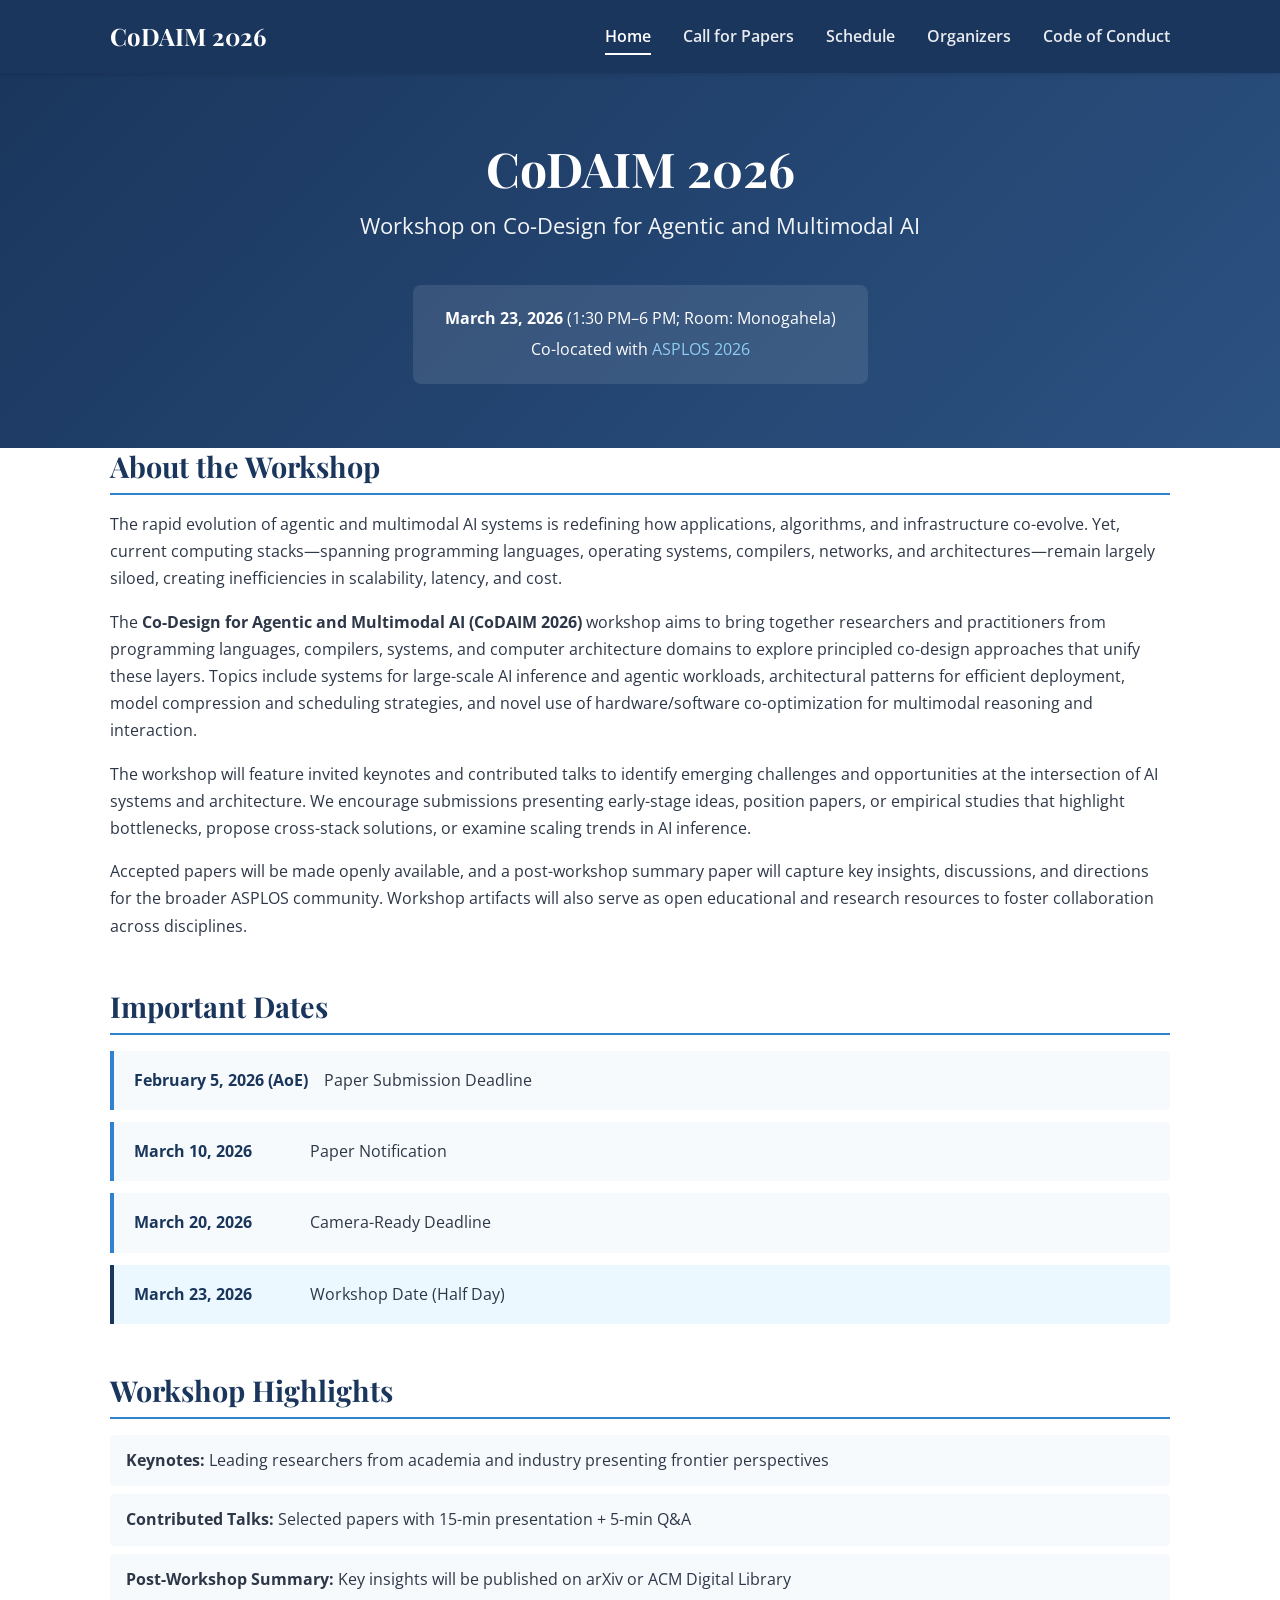
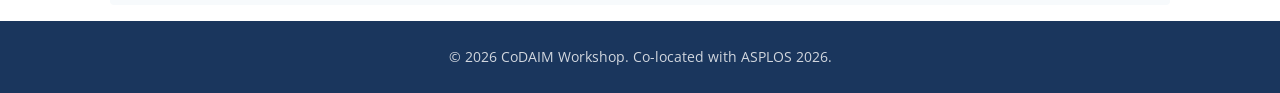
<file: index.html>
<!DOCTYPE html>
<html lang="en">
<head>
    <meta charset="UTF-8">
    <meta name="viewport" content="width=device-width, initial-scale=1.0">
    <title>CoDAIM 2026 - Workshop on Co-Design for Agentic and Multimodal AI</title>
    <link rel="stylesheet" href="css/style.css">
    <link rel="preconnect" href="https://fonts.googleapis.com">
    <link rel="preconnect" href="https://fonts.gstatic.com" crossorigin>
    <link href="https://fonts.googleapis.com/css2?family=Open+Sans:wght@400;600;700&family=Playfair+Display:wght@700&display=swap" rel="stylesheet">
</head>
<body>
    <header>
        <nav class="navbar">
            <div class="container">
                <a href="index.html" class="logo">CoDAIM 2026</a>
                <button class="nav-toggle" aria-label="Toggle navigation">
                    <span></span>
                    <span></span>
                    <span></span>
                </button>
                <ul class="nav-menu">
                    <li><a href="index.html" class="active">Home</a></li>
                    <li><a href="cfp.html">Call for Papers</a></li>
                    <li><a href="schedule.html">Schedule</a></li>
                    <li><a href="organizers.html">Organizers</a></li>
                    <li><a href="conduct.html">Code of Conduct</a></li>
                </ul>
            </div>
        </nav>
    </header>

    <section class="hero">
        <div class="container">
            <h1>CoDAIM 2026</h1>
            <p class="subtitle">Workshop on Co-Design for Agentic and Multimodal AI</p>
            <div class="event-info">
                <p><strong>March 23, 2026</strong> (1:30 PM&ndash;6 PM; Room: Monogahela)</p>
                <p>Co-located with <a href="https://www.asplos-conference.org/" target="_blank">ASPLOS 2026</a></p>
            </div>
        </div>
    </section>

    <main class="container">
        <section class="content-section">
            <h2>About the Workshop</h2>
            <p>The rapid evolution of agentic and multimodal AI systems is redefining how applications, algorithms, and infrastructure co-evolve. Yet, current computing stacks—spanning programming languages, operating systems, compilers, networks, and architectures—remain largely siloed, creating inefficiencies in scalability, latency, and cost.</p>
            <p>The <strong>Co-Design for Agentic and Multimodal AI (CoDAIM 2026)</strong> workshop aims to bring together researchers and practitioners from programming languages, compilers, systems, and computer architecture domains to explore principled co-design approaches that unify these layers. Topics include systems for large-scale AI inference and agentic workloads, architectural patterns for efficient deployment, model compression and scheduling strategies, and novel use of hardware/software co-optimization for multimodal reasoning and interaction.</p>
            <p>The workshop will feature invited keynotes and contributed talks to identify emerging challenges and opportunities at the intersection of AI systems and architecture. We encourage submissions presenting early-stage ideas, position papers, or empirical studies that highlight bottlenecks, propose cross-stack solutions, or examine scaling trends in AI inference.</p>
            <p>Accepted papers will be made openly available, and a post-workshop summary paper will capture key insights, discussions, and directions for the broader ASPLOS community. Workshop artifacts will also serve as open educational and research resources to foster collaboration across disciplines.</p>
        </section>

        <section class="content-section dates-section">
            <h2>Important Dates</h2>
            <div class="dates-grid">
                <div class="date-item">
                    <span class="date">February 5, 2026 (AoE)</span>
                    <span class="event">Paper Submission Deadline</span>
                </div>
                <div class="date-item">
                    <span class="date">March 10, 2026</span>
                    <span class="event">Paper Notification</span>
                </div>
                <div class="date-item">
                    <span class="date">March 20, 2026</span>
                    <span class="event">Camera-Ready Deadline</span>
                </div>
                <div class="date-item highlight">
                    <span class="date">March 23, 2026</span>
                    <span class="event">Workshop Date (Half Day)</span>
                </div>
            </div>
        </section>

        <section class="content-section">
            <h2>Workshop Highlights</h2>
            <ul class="highlights-list">
                <li><strong>Keynotes:</strong> Leading researchers from academia and industry presenting frontier perspectives</li>
                <li><strong>Contributed Talks:</strong> Selected papers with 15-min presentation + 5-min Q&A</li>
                <li><strong>Post-Workshop Summary:</strong> Key insights will be published on arXiv or ACM Digital Library</li>
            </ul>
        </section>
    </main>

    <footer>
        <div class="container">
            <p>&copy; 2026 CoDAIM Workshop. Co-located with ASPLOS 2026.</p>
        </div>
    </footer>

    <script>
        // Mobile navigation toggle
        const navToggle = document.querySelector('.nav-toggle');
        const navMenu = document.querySelector('.nav-menu');

        navToggle.addEventListener('click', () => {
            navMenu.classList.toggle('active');
            navToggle.classList.toggle('active');
        });
    </script>
</body>
</html>
</file>
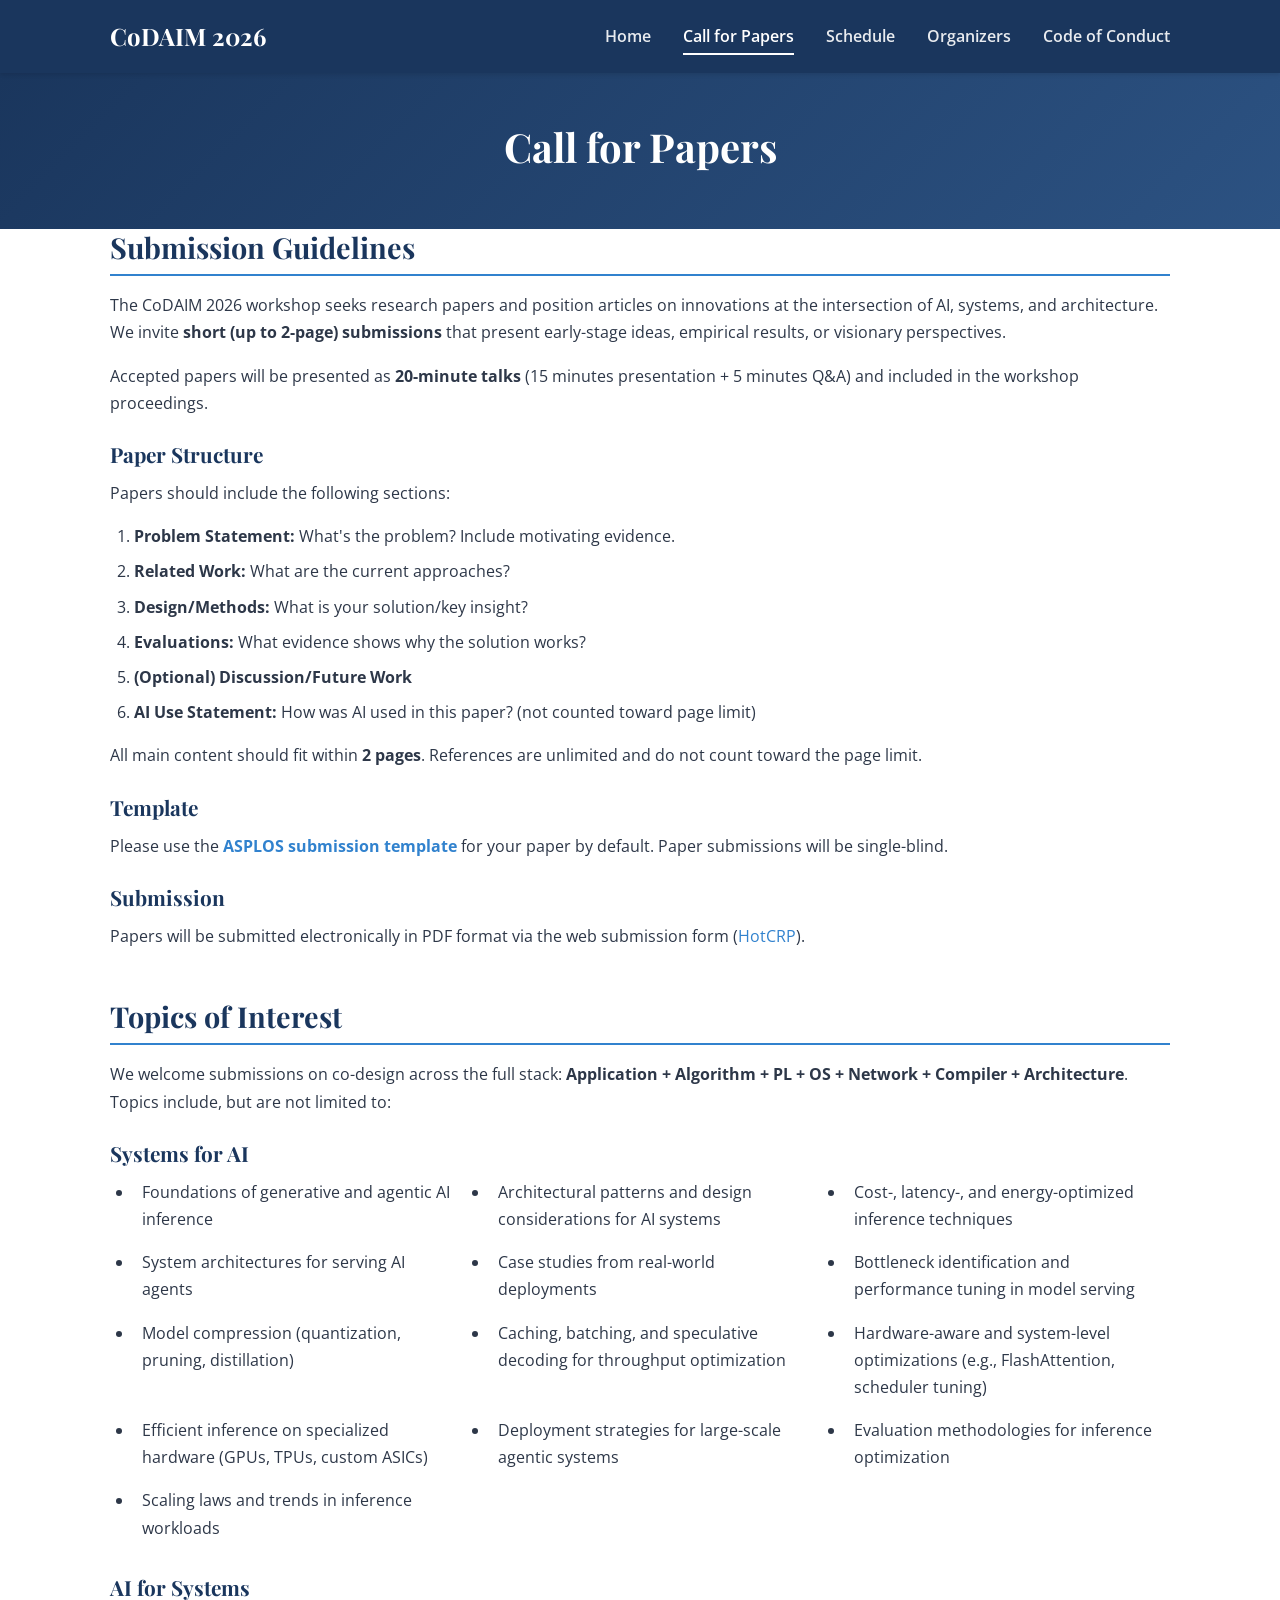
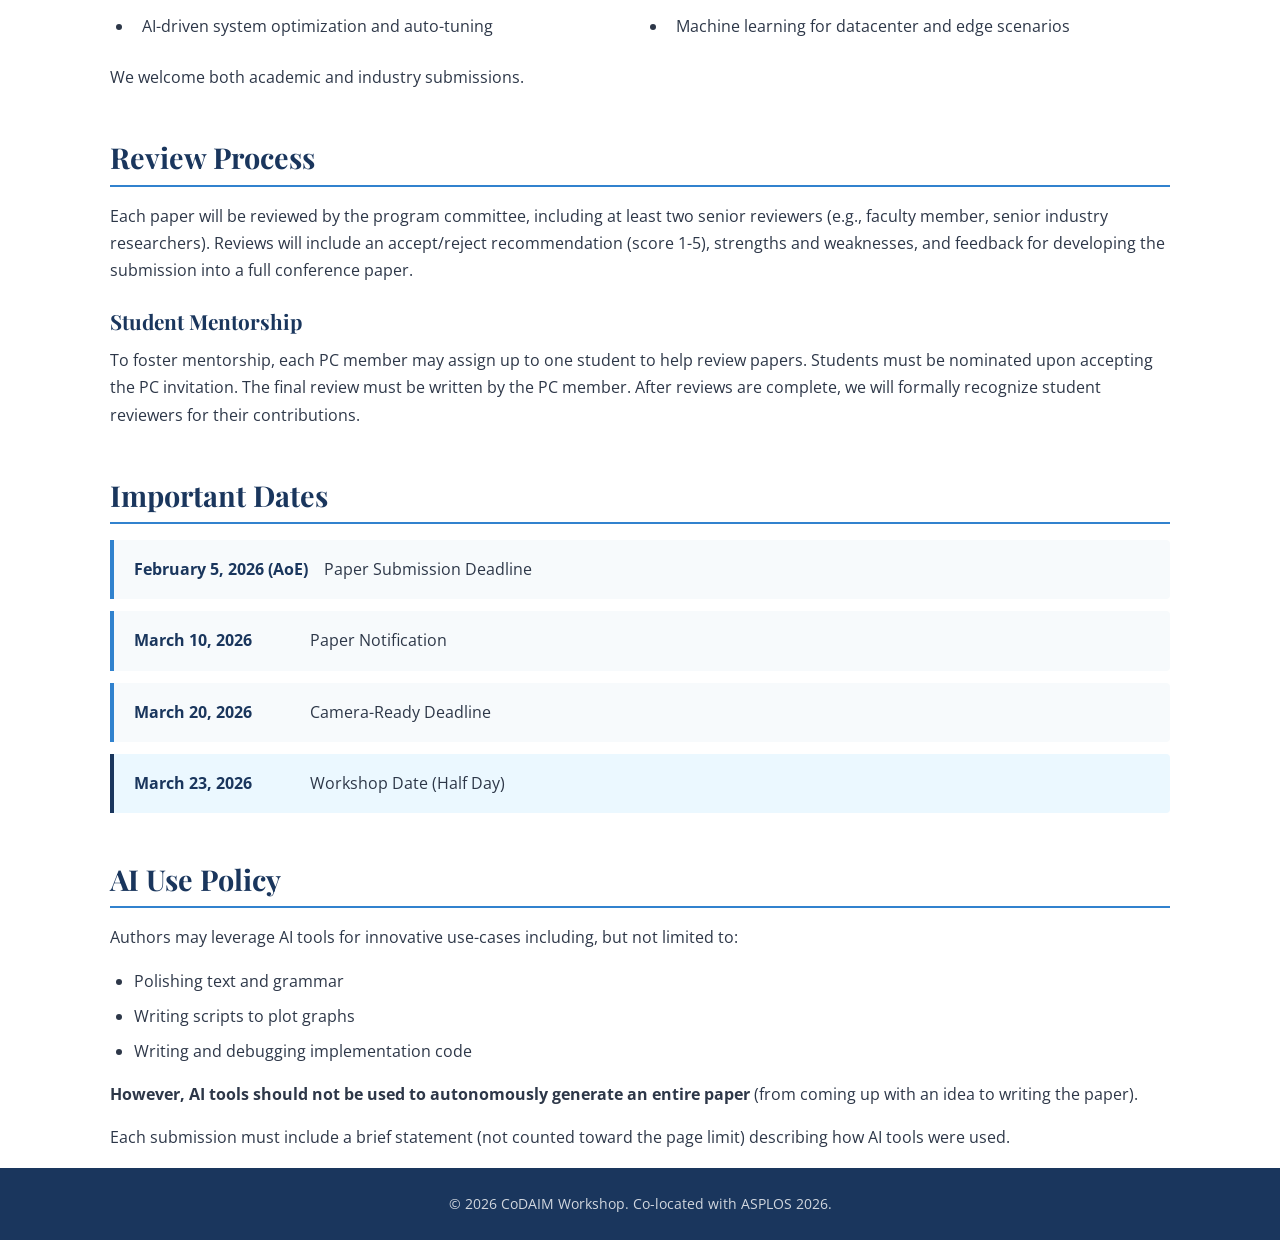
<file: cfp.html>
<!DOCTYPE html>
<html lang="en">
<head>
    <meta charset="UTF-8">
    <meta name="viewport" content="width=device-width, initial-scale=1.0">
    <title>Call for Papers - CoDAIM 2026</title>
    <link rel="stylesheet" href="css/style.css">
    <link rel="preconnect" href="https://fonts.googleapis.com">
    <link rel="preconnect" href="https://fonts.gstatic.com" crossorigin>
    <link href="https://fonts.googleapis.com/css2?family=Open+Sans:wght@400;600;700&family=Playfair+Display:wght@700&display=swap" rel="stylesheet">
</head>
<body>
    <header>
        <nav class="navbar">
            <div class="container">
                <a href="index.html" class="logo">CoDAIM 2026</a>
                <button class="nav-toggle" aria-label="Toggle navigation">
                    <span></span>
                    <span></span>
                    <span></span>
                </button>
                <ul class="nav-menu">
                    <li><a href="index.html">Home</a></li>
                    <li><a href="cfp.html" class="active">Call for Papers</a></li>
                    <li><a href="schedule.html">Schedule</a></li>
                    <li><a href="organizers.html">Organizers</a></li>
                    <li><a href="conduct.html">Code of Conduct</a></li>
                </ul>
            </div>
        </nav>
    </header>

    <section class="page-header">
        <div class="container">
            <h1>Call for Papers</h1>
        </div>
    </section>

    <main class="container">
        <section class="content-section">
            <h2>Submission Guidelines</h2>
            <p>The CoDAIM 2026 workshop seeks research papers and position articles on innovations at the intersection of AI, systems, and architecture. We invite <strong>short (up to 2-page) submissions</strong> that present early-stage ideas, empirical results, or visionary perspectives.</p>
            <p>Accepted papers will be presented as <strong>20-minute talks</strong> (15 minutes presentation + 5 minutes Q&A) and included in the workshop proceedings.</p>

            <h3>Paper Structure</h3>
            <p>Papers should include the following sections:</p>
            <ol>
                <li><strong>Problem Statement:</strong> What's the problem? Include motivating evidence.</li>
                <li><strong>Related Work:</strong> What are the current approaches?</li>
                <li><strong>Design/Methods:</strong> What is your solution/key insight?</li>
                <li><strong>Evaluations:</strong> What evidence shows why the solution works?</li>
                <li><strong>(Optional) Discussion/Future Work</strong></li>
                <li><strong>AI Use Statement:</strong> How was AI used in this paper? (not counted toward page limit)</li>
            </ol>
            <p>All main content should fit within <strong>2 pages</strong>. References are unlimited and do not count toward the page limit.</p>

            <h3>Template</h3>
            <p>Please use the <a href="https://asplos-conference.org/submissions/" target="_blank"><strong>ASPLOS submission template</strong></a> for your paper by default. Paper submissions will be single-blind.</p>

            <h3>Submission</h3>
            <p>Papers will be submitted electronically in PDF format via the web submission form (<a href="https://codaim26.hotcrp.com" target="_blank">HotCRP</a>).</p>
        </section>

        <section class="content-section">
            <h2>Topics of Interest</h2>
            <p>We welcome submissions on co-design across the full stack: <strong>Application + Algorithm + PL + OS + Network + Compiler + Architecture</strong>. Topics include, but are not limited to:</p>

            <h3>Systems for AI</h3>
            <ul class="topics-list">
                <li>Foundations of generative and agentic AI inference</li>
                <li>Architectural patterns and design considerations for AI systems</li>
                <li>Cost-, latency-, and energy-optimized inference techniques</li>
                <li>System architectures for serving AI agents</li>
                <li>Case studies from real-world deployments</li>
                <li>Bottleneck identification and performance tuning in model serving</li>
                <li>Model compression (quantization, pruning, distillation)</li>
                <li>Caching, batching, and speculative decoding for throughput optimization</li>
                <li>Hardware-aware and system-level optimizations (e.g., FlashAttention, scheduler tuning)</li>
                <li>Efficient inference on specialized hardware (GPUs, TPUs, custom ASICs)</li>
                <li>Deployment strategies for large-scale agentic systems</li>
                <li>Evaluation methodologies for inference optimization</li>
                <li>Scaling laws and trends in inference workloads</li>
            </ul>

            <h3>AI for Systems</h3>
            <ul class="topics-list">
                <li>AI-driven system optimization and auto-tuning</li>
                <li>Machine learning for datacenter and edge scenarios</li>
            </ul>
            <p>We welcome both academic and industry submissions.</p>
        </section>

        <section class="content-section">
            <h2>Review Process</h2>
            <p>Each paper will be reviewed by the program committee, including at least two senior reviewers (e.g., faculty member, senior industry researchers). Reviews will include an accept/reject recommendation (score 1-5), strengths and weaknesses, and feedback for developing the submission into a full conference paper.</p>

            <h3>Student Mentorship</h3>
            <p>To foster mentorship, each PC member may assign up to one student to help review papers. Students must be nominated upon accepting the PC invitation. The final review must be written by the PC member. After reviews are complete, we will formally recognize student reviewers for their contributions.</p>
        </section>

        <section class="content-section dates-section">
            <h2>Important Dates</h2>
            <div class="dates-grid">
                <div class="date-item">
                    <span class="date">February 5, 2026 (AoE)</span>
                    <span class="event">Paper Submission Deadline</span>
                </div>
                <div class="date-item">
                    <span class="date">March 10, 2026</span>
                    <span class="event">Paper Notification</span>
                </div>
                <div class="date-item">
                    <span class="date">March 20, 2026</span>
                    <span class="event">Camera-Ready Deadline</span>
                </div>
                <div class="date-item highlight">
                    <span class="date">March 23, 2026</span>
                    <span class="event">Workshop Date (Half Day)</span>
                </div>
            </div>
        </section>

        <section class="content-section">
            <h2>AI Use Policy</h2>
            <p>Authors may leverage AI tools for innovative use-cases including, but not limited to:</p>
            <ul>
                <li>Polishing text and grammar</li>
                <li>Writing scripts to plot graphs</li>
                <li>Writing and debugging implementation code</li>
            </ul>
            <p><strong>However, AI tools should not be used to autonomously generate an entire paper</strong> (from coming up with an idea to writing the paper).</p>
            <p>Each submission must include a brief statement (not counted toward the page limit) describing how AI tools were used.</p>
        </section>
    </main>

    <footer>
        <div class="container">
            <p>&copy; 2026 CoDAIM Workshop. Co-located with ASPLOS 2026.</p>
        </div>
    </footer>

    <script>
        const navToggle = document.querySelector('.nav-toggle');
        const navMenu = document.querySelector('.nav-menu');
        navToggle.addEventListener('click', () => {
            navMenu.classList.toggle('active');
            navToggle.classList.toggle('active');
        });
    </script>
</body>
</html>
</file>
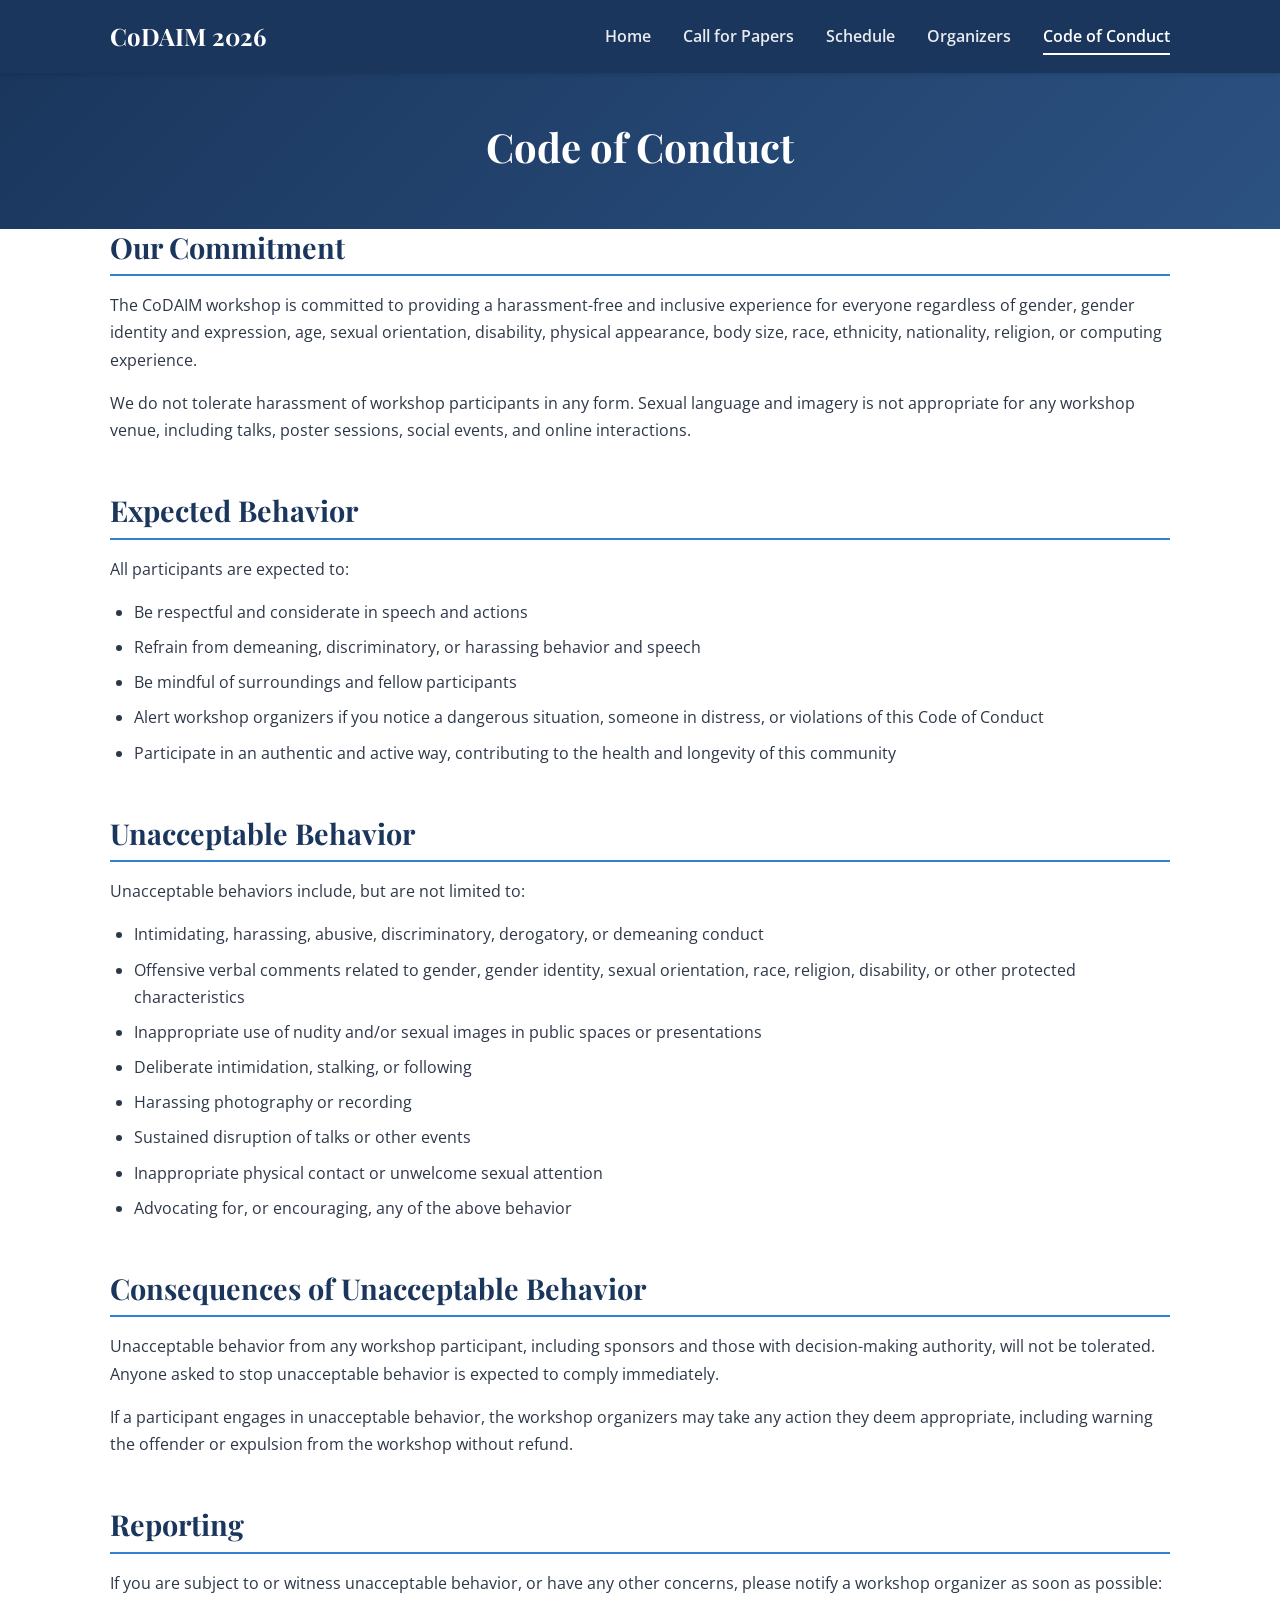
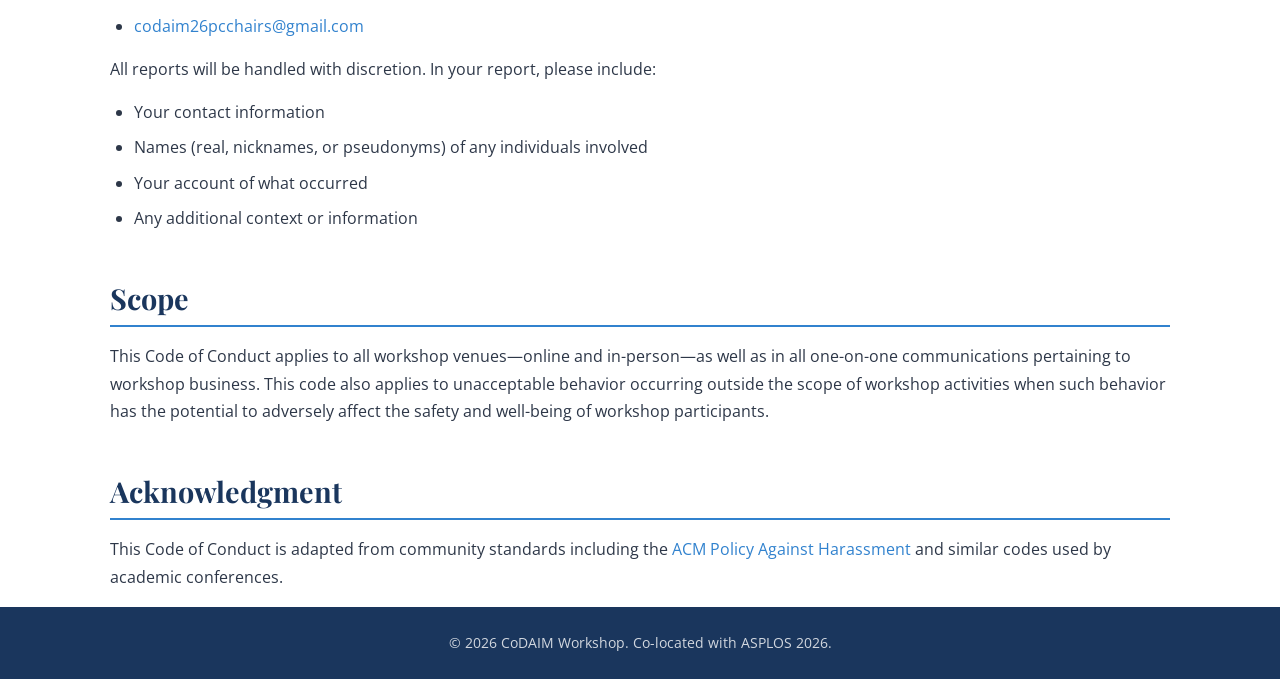
<file: conduct.html>
<!DOCTYPE html>
<html lang="en">
<head>
    <meta charset="UTF-8">
    <meta name="viewport" content="width=device-width, initial-scale=1.0">
    <title>Code of Conduct - CoDAIM 2026</title>
    <link rel="stylesheet" href="css/style.css">
    <link rel="preconnect" href="https://fonts.googleapis.com">
    <link rel="preconnect" href="https://fonts.gstatic.com" crossorigin>
    <link href="https://fonts.googleapis.com/css2?family=Open+Sans:wght@400;600;700&family=Playfair+Display:wght@700&display=swap" rel="stylesheet">
</head>
<body>
    <header>
        <nav class="navbar">
            <div class="container">
                <a href="index.html" class="logo">CoDAIM 2026</a>
                <button class="nav-toggle" aria-label="Toggle navigation">
                    <span></span>
                    <span></span>
                    <span></span>
                </button>
                <ul class="nav-menu">
                    <li><a href="index.html">Home</a></li>
                    <li><a href="cfp.html">Call for Papers</a></li>
                    <li><a href="schedule.html">Schedule</a></li>
                    <li><a href="organizers.html">Organizers</a></li>
                    <li><a href="conduct.html" class="active">Code of Conduct</a></li>
                </ul>
            </div>
        </nav>
    </header>

    <section class="page-header">
        <div class="container">
            <h1>Code of Conduct</h1>
        </div>
    </section>

    <main class="container">
        <section class="content-section">
            <h2>Our Commitment</h2>
            <p>The CoDAIM workshop is committed to providing a harassment-free and inclusive experience for everyone regardless of gender, gender identity and expression, age, sexual orientation, disability, physical appearance, body size, race, ethnicity, nationality, religion, or computing experience.</p>
            <p>We do not tolerate harassment of workshop participants in any form. Sexual language and imagery is not appropriate for any workshop venue, including talks, poster sessions, social events, and online interactions.</p>
        </section>

        <section class="content-section">
            <h2>Expected Behavior</h2>
            <p>All participants are expected to:</p>
            <ul>
                <li>Be respectful and considerate in speech and actions</li>
                <li>Refrain from demeaning, discriminatory, or harassing behavior and speech</li>
                <li>Be mindful of surroundings and fellow participants</li>
                <li>Alert workshop organizers if you notice a dangerous situation, someone in distress, or violations of this Code of Conduct</li>
                <li>Participate in an authentic and active way, contributing to the health and longevity of this community</li>
            </ul>
        </section>

        <section class="content-section">
            <h2>Unacceptable Behavior</h2>
            <p>Unacceptable behaviors include, but are not limited to:</p>
            <ul>
                <li>Intimidating, harassing, abusive, discriminatory, derogatory, or demeaning conduct</li>
                <li>Offensive verbal comments related to gender, gender identity, sexual orientation, race, religion, disability, or other protected characteristics</li>
                <li>Inappropriate use of nudity and/or sexual images in public spaces or presentations</li>
                <li>Deliberate intimidation, stalking, or following</li>
                <li>Harassing photography or recording</li>
                <li>Sustained disruption of talks or other events</li>
                <li>Inappropriate physical contact or unwelcome sexual attention</li>
                <li>Advocating for, or encouraging, any of the above behavior</li>
            </ul>
        </section>

        <section class="content-section">
            <h2>Consequences of Unacceptable Behavior</h2>
            <p>Unacceptable behavior from any workshop participant, including sponsors and those with decision-making authority, will not be tolerated. Anyone asked to stop unacceptable behavior is expected to comply immediately.</p>
            <p>If a participant engages in unacceptable behavior, the workshop organizers may take any action they deem appropriate, including warning the offender or expulsion from the workshop without refund.</p>
        </section>

        <section class="content-section">
            <h2>Reporting</h2>
            <p>If you are subject to or witness unacceptable behavior, or have any other concerns, please notify a workshop organizer as soon as possible:</p>
            <ul>
                <li><a href="mailto:codaim26pcchairs@gmail.com">codaim26pcchairs@gmail.com</a></li>
            </ul>
            <p>All reports will be handled with discretion. In your report, please include:</p>
            <ul>
                <li>Your contact information</li>
                <li>Names (real, nicknames, or pseudonyms) of any individuals involved</li>
                <li>Your account of what occurred</li>
                <li>Any additional context or information</li>
            </ul>
        </section>

        <section class="content-section">
            <h2>Scope</h2>
            <p>This Code of Conduct applies to all workshop venues—online and in-person—as well as in all one-on-one communications pertaining to workshop business. This code also applies to unacceptable behavior occurring outside the scope of workshop activities when such behavior has the potential to adversely affect the safety and well-being of workshop participants.</p>
        </section>

        <section class="content-section">
            <h2>Acknowledgment</h2>
            <p>This Code of Conduct is adapted from community standards including the <a href="https://www.acm.org/special-interest-groups/volunteer-resources/officers-manual/policy-against-discrimination-and-harassment" target="_blank">ACM Policy Against Harassment</a> and similar codes used by academic conferences.</p>
        </section>
    </main>

    <footer>
        <div class="container">
            <p>&copy; 2026 CoDAIM Workshop. Co-located with ASPLOS 2026.</p>
        </div>
    </footer>

    <script>
        const navToggle = document.querySelector('.nav-toggle');
        const navMenu = document.querySelector('.nav-menu');
        navToggle.addEventListener('click', () => {
            navMenu.classList.toggle('active');
            navToggle.classList.toggle('active');
        });
    </script>
</body>
</html>
</file>
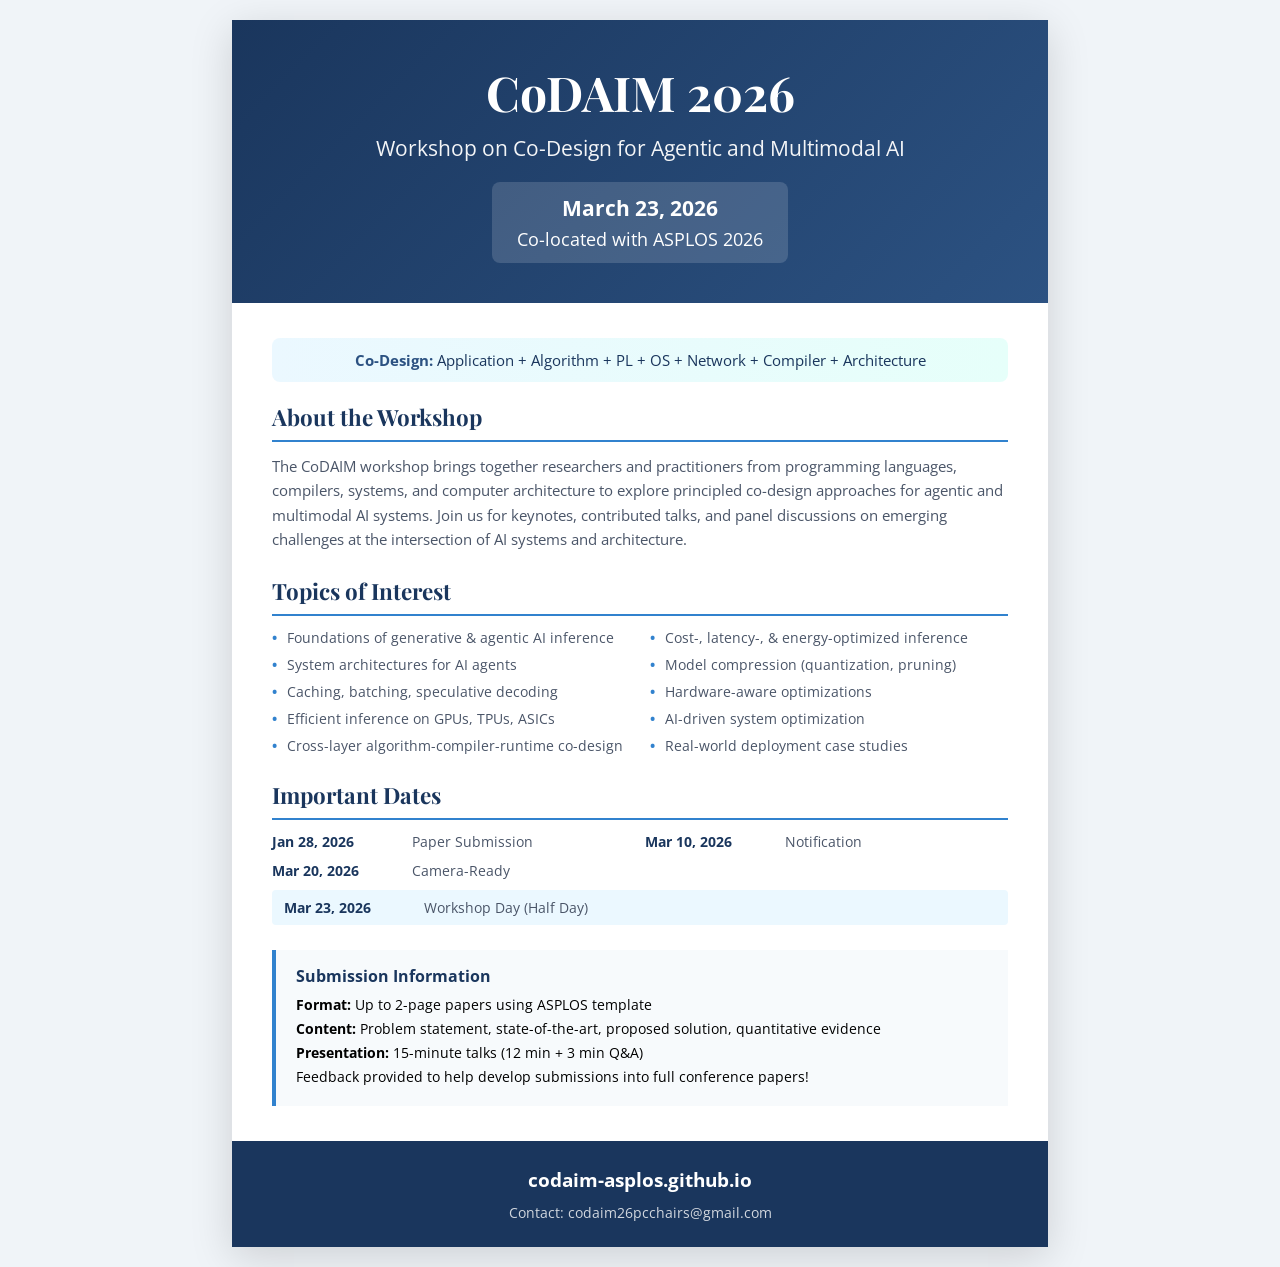
<file: flyer.html>
<!DOCTYPE html>
<html lang="en">
<head>
    <meta charset="UTF-8">
    <meta name="viewport" content="width=device-width, initial-scale=1.0">
    <title>CoDAIM 2026 - Workshop Flyer</title>
    <link rel="preconnect" href="https://fonts.googleapis.com">
    <link rel="preconnect" href="https://fonts.gstatic.com" crossorigin>
    <link href="https://fonts.googleapis.com/css2?family=Open+Sans:wght@400;600;700&family=Playfair+Display:wght@700&display=swap" rel="stylesheet">
    <style>
        * {
            margin: 0;
            padding: 0;
            box-sizing: border-box;
        }

        body {
            font-family: 'Open Sans', sans-serif;
            background: #f0f4f8;
            min-height: 100vh;
            display: flex;
            justify-content: center;
            align-items: center;
            padding: 20px;
        }

        .flyer {
            width: 8.5in;
            min-height: 11in;
            background: white;
            box-shadow: 0 10px 40px rgba(0,0,0,0.15);
            overflow: hidden;
        }

        .header {
            background: linear-gradient(135deg, #1a365d 0%, #2c5282 100%);
            color: white;
            padding: 40px;
            text-align: center;
        }

        .header h1 {
            font-family: 'Playfair Display', serif;
            font-size: 3rem;
            margin-bottom: 10px;
        }

        .header .subtitle {
            font-size: 1.3rem;
            opacity: 0.95;
            margin-bottom: 20px;
        }

        .event-badge {
            display: inline-block;
            background: rgba(255,255,255,0.15);
            padding: 12px 25px;
            border-radius: 8px;
            font-size: 1.1rem;
        }

        .event-badge strong {
            display: block;
            font-size: 1.3rem;
            margin-bottom: 5px;
        }

        .content {
            padding: 35px 40px;
        }

        .section {
            margin-bottom: 25px;
        }

        .section h2 {
            font-family: 'Playfair Display', serif;
            color: #1a365d;
            font-size: 1.4rem;
            margin-bottom: 12px;
            padding-bottom: 8px;
            border-bottom: 2px solid #3182ce;
        }

        .section p {
            color: #4a5568;
            line-height: 1.6;
            font-size: 0.95rem;
        }

        .topics-grid {
            display: grid;
            grid-template-columns: 1fr 1fr;
            gap: 8px 20px;
        }

        .topic-item {
            color: #4a5568;
            font-size: 0.85rem;
            padding-left: 15px;
            position: relative;
        }

        .topic-item::before {
            content: "•";
            color: #3182ce;
            position: absolute;
            left: 0;
            font-weight: bold;
        }

        .dates-grid {
            display: grid;
            grid-template-columns: 1fr 1fr;
            gap: 10px;
        }

        .date-item {
            display: flex;
            gap: 10px;
            font-size: 0.9rem;
        }

        .date-item .date {
            color: #1a365d;
            font-weight: 700;
            min-width: 130px;
        }

        .date-item .event {
            color: #4a5568;
        }

        .date-item.highlight {
            background: #ebf8ff;
            padding: 8px 12px;
            border-radius: 4px;
            grid-column: span 2;
        }

        .submission-box {
            background: #f7fafc;
            border-left: 4px solid #3182ce;
            padding: 15px 20px;
            margin-top: 15px;
        }

        .submission-box h3 {
            color: #1a365d;
            font-size: 1rem;
            margin-bottom: 8px;
        }

        .submission-box p {
            font-size: 0.9rem;
            margin-bottom: 5px;
        }

        .footer {
            background: #1a365d;
            color: white;
            padding: 25px 40px;
            text-align: center;
        }

        .footer .website {
            font-size: 1.2rem;
            font-weight: 700;
            margin-bottom: 10px;
        }

        .footer .contact {
            opacity: 0.8;
            font-size: 0.9rem;
        }

        .co-design-stack {
            background: linear-gradient(90deg, #ebf8ff, #e6fffa);
            padding: 12px 20px;
            border-radius: 8px;
            text-align: center;
            margin-bottom: 20px;
            font-size: 0.95rem;
            color: #1a365d;
        }

        .co-design-stack strong {
            color: #2c5282;
        }

        @media print {
            body {
                background: white;
                padding: 0;
            }
            .flyer {
                box-shadow: none;
                width: 100%;
                height: 100%;
            }
        }
    </style>
</head>
<body>
    <div class="flyer">
        <div class="header">
            <h1>CoDAIM 2026</h1>
            <p class="subtitle">Workshop on Co-Design for Agentic and Multimodal AI</p>
            <div class="event-badge">
                <strong>March 23, 2026</strong>
                Co-located with ASPLOS 2026
            </div>
        </div>

        <div class="content">
            <div class="co-design-stack">
                <strong>Co-Design:</strong> Application + Algorithm + PL + OS + Network + Compiler + Architecture
            </div>

            <div class="section">
                <h2>About the Workshop</h2>
                <p>The CoDAIM workshop brings together researchers and practitioners from programming languages, compilers, systems, and computer architecture to explore principled co-design approaches for agentic and multimodal AI systems. Join us for keynotes, contributed talks, and panel discussions on emerging challenges at the intersection of AI systems and architecture.</p>
            </div>

            <div class="section">
                <h2>Topics of Interest</h2>
                <div class="topics-grid">
                    <div class="topic-item">Foundations of generative & agentic AI inference</div>
                    <div class="topic-item">Cost-, latency-, & energy-optimized inference</div>
                    <div class="topic-item">System architectures for AI agents</div>
                    <div class="topic-item">Model compression (quantization, pruning)</div>
                    <div class="topic-item">Caching, batching, speculative decoding</div>
                    <div class="topic-item">Hardware-aware optimizations</div>
                    <div class="topic-item">Efficient inference on GPUs, TPUs, ASICs</div>
                    <div class="topic-item">AI-driven system optimization</div>
                    <div class="topic-item">Cross-layer algorithm-compiler-runtime co-design</div>
                    <div class="topic-item">Real-world deployment case studies</div>
                </div>
            </div>

            <div class="section">
                <h2>Important Dates</h2>
                <div class="dates-grid">
                    <div class="date-item">
                        <span class="date">Jan 28, 2026</span>
                        <span class="event">Paper Submission</span>
                    </div>
                    <div class="date-item">
                        <span class="date">Mar 10, 2026</span>
                        <span class="event">Notification</span>
                    </div>
                    <div class="date-item">
                        <span class="date">Mar 20, 2026</span>
                        <span class="event">Camera-Ready</span>
                    </div>
                    <div class="date-item highlight">
                        <span class="date">Mar 23, 2026</span>
                        <span class="event">Workshop Day (Half Day)</span>
                    </div>
                </div>
            </div>

            <div class="submission-box">
                <h3>Submission Information</h3>
                <p><strong>Format:</strong> Up to 2-page papers using ASPLOS template</p>
                <p><strong>Content:</strong> Problem statement, state-of-the-art, proposed solution, quantitative evidence</p>
                <p><strong>Presentation:</strong> 15-minute talks (12 min + 3 min Q&A)</p>
                <p>Feedback provided to help develop submissions into full conference papers!</p>
            </div>
        </div>

        <div class="footer">
            <div class="website">codaim-asplos.github.io</div>
            <div class="contact">Contact: codaim26pcchairs@gmail.com</div>
        </div>
    </div>
</body>
</html>
</file>
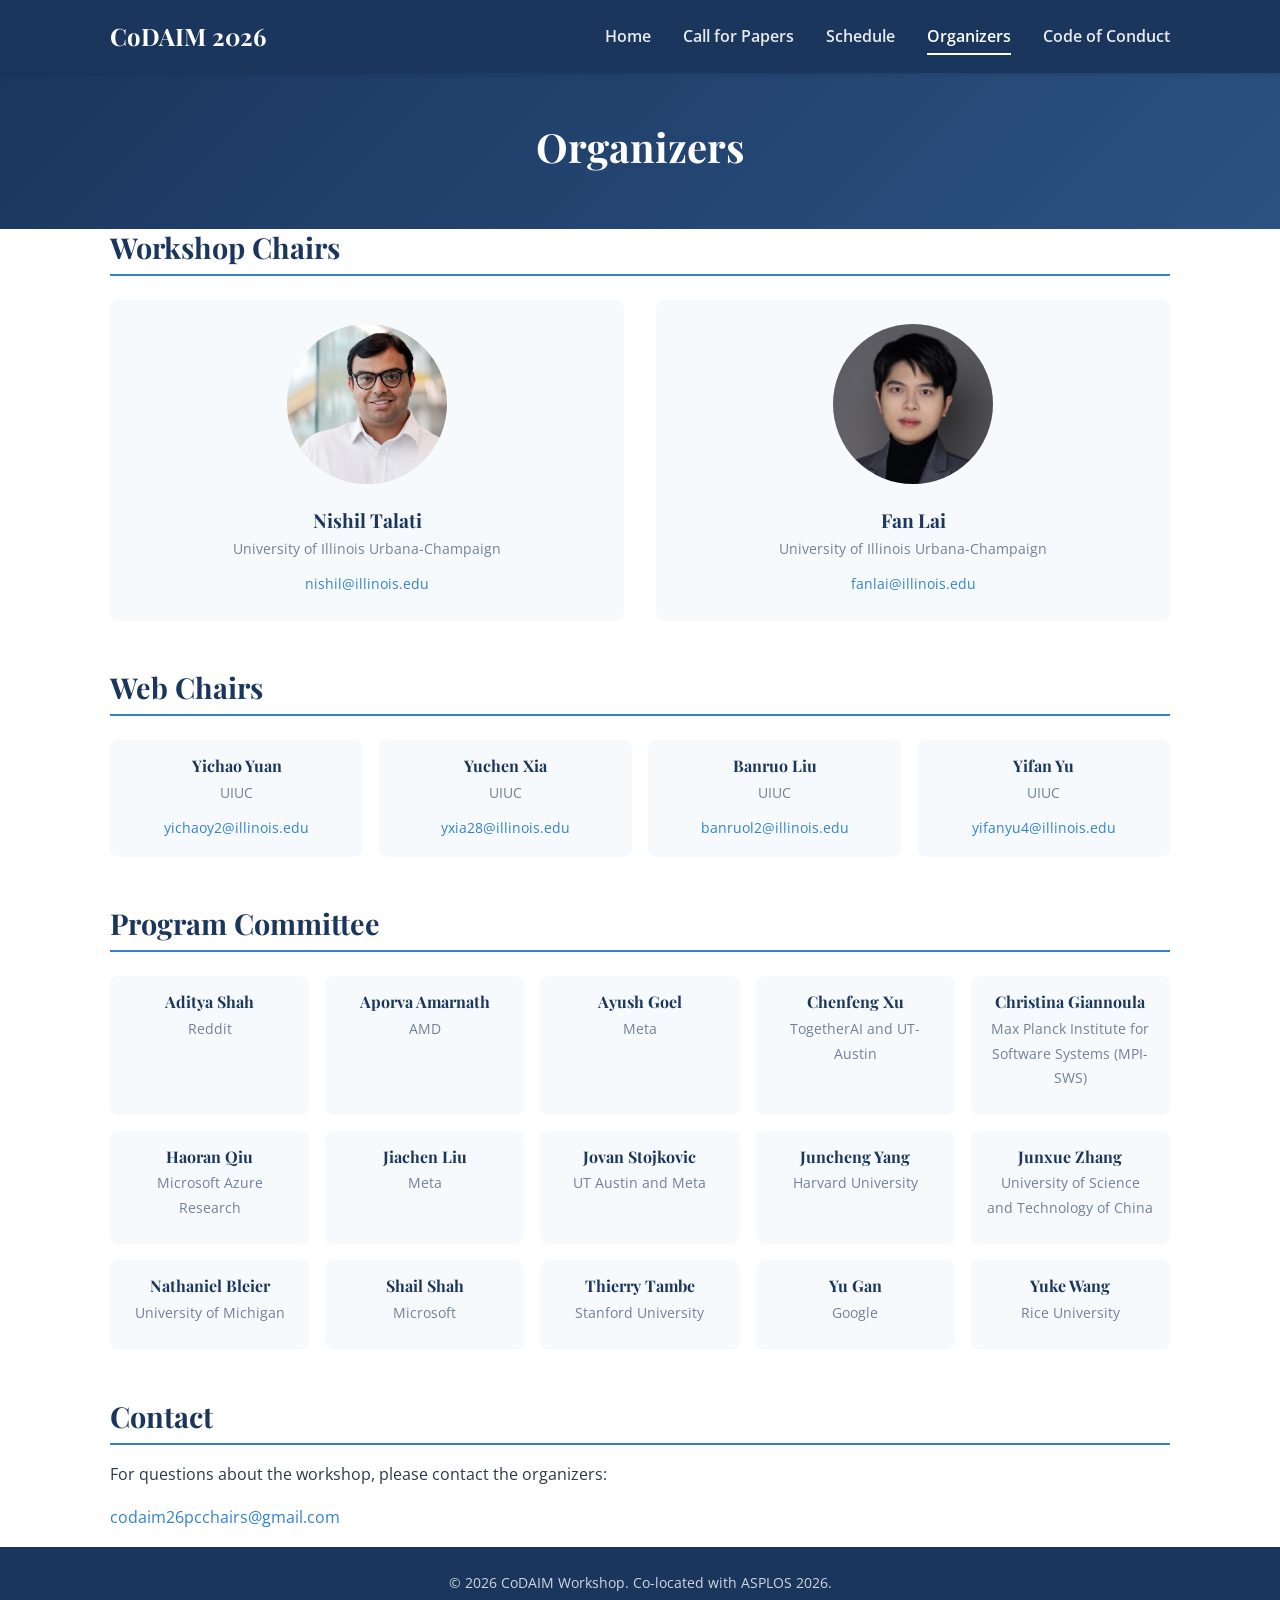
<file: organizers.html>
<!DOCTYPE html>
<html lang="en">
<head>
    <meta charset="UTF-8">
    <meta name="viewport" content="width=device-width, initial-scale=1.0">
    <title>Organizers - CoDAIM 2026</title>
    <link rel="stylesheet" href="css/style.css">
    <link rel="preconnect" href="https://fonts.googleapis.com">
    <link rel="preconnect" href="https://fonts.gstatic.com" crossorigin>
    <link href="https://fonts.googleapis.com/css2?family=Open+Sans:wght@400;600;700&family=Playfair+Display:wght@700&display=swap" rel="stylesheet">
</head>
<body>
    <header>
        <nav class="navbar">
            <div class="container">
                <a href="index.html" class="logo">CoDAIM 2026</a>
                <button class="nav-toggle" aria-label="Toggle navigation">
                    <span></span>
                    <span></span>
                    <span></span>
                </button>
                <ul class="nav-menu">
                    <li><a href="index.html">Home</a></li>
                    <li><a href="cfp.html">Call for Papers</a></li>
                    <li><a href="schedule.html">Schedule</a></li>
                    <li><a href="organizers.html" class="active">Organizers</a></li>
                    <li><a href="conduct.html">Code of Conduct</a></li>
                </ul>
            </div>
        </nav>
    </header>

    <section class="page-header">
        <div class="container">
            <h1>Organizers</h1>
        </div>
    </section>

    <main class="container">
        <section class="content-section">
            <h2>Workshop Chairs</h2>
            <div class="organizers-grid">
                <div class="organizer-card">
                    <img src="nishil_talati_potrait.jpg" alt="Nishil Talati" class="organizer-photo">
                    <h3>Nishil Talati</h3>
                    <p class="affiliation">University of Illinois Urbana-Champaign</p>
                    <a href="mailto:nishil@illinois.edu" class="email">nishil@illinois.edu</a>
                </div>
                <div class="organizer-card">
                    <img src="fanlai_potrait.jpg" alt="Fan Lai" class="organizer-photo">
                    <h3>Fan Lai</h3>
                    <p class="affiliation">University of Illinois Urbana-Champaign</p>
                    <a href="mailto:fanlai@illinois.edu" class="email">fanlai@illinois.edu</a>
                </div>
            </div>
        </section>

        <section class="content-section">
            <h2>Web Chairs</h2>
            <div class="organizers-grid small">
                <div class="organizer-card">
                    <h3>Yichao Yuan</h3>
                    <p class="affiliation">UIUC</p>
                    <a href="mailto:yichaoy2@illinois.edu" class="email">yichaoy2@illinois.edu</a>
                </div>
                <div class="organizer-card">
                    <h3>Yuchen Xia</h3>
                    <p class="affiliation">UIUC</p>
                    <a href="mailto:yxia28@illinois.edu" class="email">yxia28@illinois.edu</a>
                </div>
                <div class="organizer-card">
                    <h3>Banruo Liu</h3>
                    <p class="affiliation">UIUC</p>
                    <a href="mailto:banruol2@illinois.edu" class="email">banruol2@illinois.edu</a>
                </div>
                <div class="organizer-card">
                    <h3>Yifan Yu</h3>
                    <p class="affiliation">UIUC</p>
                    <a href="mailto:yifanyu4@illinois.edu" class="email">yifanyu4@illinois.edu</a>
                </div>
            </div>
        </section>

        <section class="content-section">
            <h2>Program Committee</h2>
            <div class="organizers-grid small">
                <div class="organizer-card">
                    <h3>Aditya Shah</h3>
                    <p class="affiliation">Reddit</p>
                </div>
                <div class="organizer-card">
                    <h3>Aporva Amarnath</h3>
                    <p class="affiliation">AMD</p>
                </div>
                <div class="organizer-card">
                    <h3>Ayush Goel</h3>
                    <p class="affiliation">Meta</p>
                </div>
                <div class="organizer-card">
                    <h3>Chenfeng Xu</h3>
                    <p class="affiliation">TogetherAI and UT-Austin</p>
                </div>
                <div class="organizer-card">
                    <h3>Christina Giannoula</h3>
                    <p class="affiliation">Max Planck Institute for Software Systems (MPI-SWS)</p>
                </div>
                <div class="organizer-card">
                    <h3>Haoran Qiu</h3>
                    <p class="affiliation">Microsoft Azure Research</p>
                </div>
                <div class="organizer-card">
                    <h3>Jiachen Liu</h3>
                    <p class="affiliation">Meta</p>
                </div>
                <div class="organizer-card">
                    <h3>Jovan Stojkovic</h3>
                    <p class="affiliation">UT Austin and Meta</p>
                </div>
                <div class="organizer-card">
                    <h3>Juncheng Yang</h3>
                    <p class="affiliation">Harvard University</p>
                </div>
                <div class="organizer-card">
                    <h3>Junxue Zhang</h3>
                    <p class="affiliation">University of Science and Technology of China</p>
                </div>
                <div class="organizer-card">
                    <h3>Nathaniel Bleier</h3>
                    <p class="affiliation">University of Michigan</p>
                </div>
                <div class="organizer-card">
                    <h3>Shail Shah</h3>
                    <p class="affiliation">Microsoft</p>
                </div>
                <div class="organizer-card">
                    <h3>Thierry Tambe</h3>
                    <p class="affiliation">Stanford University</p>
                </div>
                <div class="organizer-card">
                    <h3>Yu Gan</h3>
                    <p class="affiliation">Google</p>
                </div>
                <div class="organizer-card">
                    <h3>Yuke Wang</h3>
                    <p class="affiliation">Rice University</p>
                </div>
            </div>
        </section>

        <section class="content-section">
            <h2>Contact</h2>
            <p>For questions about the workshop, please contact the organizers:</p>
            <p><a href="mailto:codaim26pcchairs@gmail.com">codaim26pcchairs@gmail.com</a></p>
        </section>
    </main>

    <footer>
        <div class="container">
            <p>&copy; 2026 CoDAIM Workshop. Co-located with ASPLOS 2026.</p>
        </div>
    </footer>

    <script>
        const navToggle = document.querySelector('.nav-toggle');
        const navMenu = document.querySelector('.nav-menu');
        navToggle.addEventListener('click', () => {
            navMenu.classList.toggle('active');
            navToggle.classList.toggle('active');
        });
    </script>
</body>
</html>
</file>
<file: css/style.css>
/* CSS Variables */
:root {
    --primary-color: #1a365d;
    --secondary-color: #2c5282;
    --accent-color: #3182ce;
    --text-color: #2d3748;
    --light-text: #718096;
    --background: #ffffff;
    --light-bg: #f7fafc;
    --border-color: #e2e8f0;
    --highlight-color: #ebf8ff;
}

/* Reset and Base Styles */
* {
    margin: 0;
    padding: 0;
    box-sizing: border-box;
}

html {
    scroll-behavior: smooth;
}

body {
    font-family: 'Open Sans', sans-serif;
    color: var(--text-color);
    line-height: 1.7;
    background: var(--background);
}

.container {
    max-width: 1100px;
    margin: 0 auto;
    padding: 0 20px;
}

a {
    color: var(--accent-color);
    text-decoration: none;
    transition: color 0.3s ease;
}

a:hover {
    color: var(--primary-color);
}

h1, h2, h3 {
    font-family: 'Playfair Display', serif;
    color: var(--primary-color);
    line-height: 1.3;
}

h2 {
    font-size: 1.8rem;
    margin-bottom: 1rem;
    padding-bottom: 0.5rem;
    border-bottom: 2px solid var(--accent-color);
}

h3 {
    font-size: 1.3rem;
    margin: 1.5rem 0 0.75rem;
}

p {
    margin-bottom: 1rem;
}

ul, ol {
    margin-left: 1.5rem;
    margin-bottom: 1rem;
}

li {
    margin-bottom: 0.5rem;
}

/* Navigation */
.navbar {
    background: var(--primary-color);
    padding: 1rem 0;
    position: sticky;
    top: 0;
    z-index: 1000;
    box-shadow: 0 2px 4px rgba(0,0,0,0.1);
}

.navbar .container {
    display: flex;
    justify-content: space-between;
    align-items: center;
}

.logo {
    font-family: 'Playfair Display', serif;
    font-size: 1.5rem;
    font-weight: 700;
    color: white;
}

.logo:hover {
    color: #ebf8ff;
}

.nav-menu {
    display: flex;
    list-style: none;
    gap: 2rem;
    margin: 0;
}

.nav-menu li {
    margin: 0;
}

.nav-menu a {
    color: rgba(255,255,255,0.9);
    font-weight: 600;
    padding: 0.5rem 0;
    position: relative;
}

.nav-menu a:hover,
.nav-menu a.active {
    color: white;
}

.nav-menu a.active::after {
    content: '';
    position: absolute;
    bottom: 0;
    left: 0;
    right: 0;
    height: 2px;
    background: white;
}

.nav-toggle {
    display: none;
    flex-direction: column;
    gap: 5px;
    background: none;
    border: none;
    cursor: pointer;
    padding: 5px;
}

.nav-toggle span {
    width: 25px;
    height: 3px;
    background: white;
    transition: 0.3s;
}

/* Hero Section */
.hero {
    background: linear-gradient(135deg, var(--primary-color) 0%, var(--secondary-color) 100%);
    color: white;
    padding: 4rem 0;
    text-align: center;
}

.hero h1 {
    font-size: 3rem;
    color: white;
    margin-bottom: 0.5rem;
}

.hero .subtitle {
    font-size: 1.4rem;
    opacity: 0.95;
    margin-bottom: 1.5rem;
}

.event-info {
    background: rgba(255,255,255,0.1);
    display: inline-block;
    padding: 1rem 2rem;
    border-radius: 8px;
    margin-top: 1rem;
}

.event-info p {
    margin: 0.25rem 0;
}

.event-info a {
    color: #90cdf4;
}

.event-info a:hover {
    color: white;
}

/* Page Header */
.page-header {
    background: linear-gradient(135deg, var(--primary-color) 0%, var(--secondary-color) 100%);
    color: white;
    padding: 3rem 0;
    text-align: center;
}

.page-header h1 {
    color: white;
    font-size: 2.5rem;
    margin-bottom: 0.5rem;
}

.page-header .subtitle {
    opacity: 0.9;
    font-size: 1.1rem;
}

/* Content Sections */
main {
    padding: 2rem 0 4rem;
}

.content-section {
    margin-bottom: 3rem;
}

.content-section:last-child {
    margin-bottom: 0;
}

/* Important Dates */
.dates-grid {
    display: grid;
    gap: 0.75rem;
}

.date-item {
    display: flex;
    flex-wrap: wrap;
    gap: 1rem;
    padding: 1rem 1.25rem;
    background: var(--light-bg);
    border-left: 4px solid var(--accent-color);
    border-radius: 0 4px 4px 0;
}

.date-item .date {
    font-weight: 700;
    color: var(--primary-color);
    min-width: 160px;
}

.date-item .event {
    color: var(--text-color);
}

.date-item.highlight {
    background: var(--highlight-color);
    border-left-color: var(--primary-color);
}

.date-item.highlight .date {
    color: var(--primary-color);
}

/* Topics List */
.topics-list {
    display: grid;
    grid-template-columns: repeat(auto-fit, minmax(300px, 1fr));
    gap: 0.5rem 2rem;
}

.topics-list li {
    padding-left: 0.5rem;
}

/* Highlights List */
.highlights-list {
    list-style: none;
    margin-left: 0;
}

.highlights-list li {
    padding: 0.75rem 1rem;
    background: var(--light-bg);
    border-radius: 4px;
    margin-bottom: 0.5rem;
}

/* Schedule */
.session-time {
    font-size: 1.1rem;
    color: var(--light-text);
    margin-bottom: 1rem;
}

.schedule-table {
    border: 1px solid var(--border-color);
    border-radius: 8px;
    overflow: hidden;
}

.schedule-item {
    display: flex;
    gap: 1.5rem;
    padding: 1rem 1.25rem;
    border-bottom: 1px solid var(--border-color);
    align-items: flex-start;
}

.schedule-item:last-child {
    border-bottom: none;
}

.schedule-item .time {
    font-weight: 600;
    color: var(--primary-color);
    min-width: 120px;
    font-size: 0.95rem;
}

.schedule-item .event-details {
    flex: 1;
}

.schedule-item .event-title {
    display: block;
    font-weight: 600;
    color: var(--text-color);
    margin-bottom: 0.25rem;
}

.schedule-item .event-desc {
    display: block;
    color: var(--light-text);
    font-size: 0.9rem;
}

.schedule-item .speaker {
    display: block;
    color: var(--accent-color);
    font-size: 0.9rem;
    margin-top: 0.25rem;
}

.schedule-item.keynote {
    background: var(--highlight-color);
}

.schedule-item.session-header {
    background: var(--primary-color);
}

.schedule-item.session-header .event-title {
    color: white;
    font-weight: 700;
    font-family: 'Playfair Display', serif;
}

.schedule-item.panel {
    background: #f0fff4;
}

.lunch-break {
    background: var(--light-bg);
    padding: 1.5rem;
    border-radius: 8px;
    text-align: center;
}

.lunch-break .time {
    display: block;
    font-weight: 600;
    color: var(--primary-color);
    margin-bottom: 0.25rem;
}

.lunch-break .event-title {
    color: var(--light-text);
}

/* Organizers */
.organizers-grid {
    display: grid;
    grid-template-columns: repeat(auto-fit, minmax(250px, 1fr));
    gap: 2rem;
    margin-top: 1.5rem;
}

.organizer-card {
    text-align: center;
    padding: 1.5rem;
    background: var(--light-bg);
    border-radius: 8px;
}

.organizer-photo {
    width: 160px;
    height: 160px;
    border-radius: 50%;
    margin: 0 auto 1rem;
    background: var(--border-color);
    object-fit: cover;
    object-position: center top;
}

.organizer-photo.placeholder {
    display: flex;
    align-items: center;
    justify-content: center;
    background: linear-gradient(135deg, var(--secondary-color), var(--accent-color));
    color: white;
    font-size: 2rem;
}

.organizer-card h3 {
    margin: 0 0 0.25rem;
    font-size: 1.2rem;
}

.organizer-card .affiliation {
    color: var(--light-text);
    font-size: 0.9rem;
    margin-bottom: 0.5rem;
}

.organizer-card .email {
    font-size: 0.85rem;
}

.pc-list {
    column-count: 2;
    column-gap: 2rem;
}

/* Keynote Speaker */
.keynote-card {
    background: var(--light-bg);
    border-radius: 8px;
    overflow: hidden;
    border: 1px solid var(--border-color);
}

.keynote-header {
    display: flex;
    gap: 2rem;
    align-items: flex-start;
    padding: 2rem;
    background: var(--highlight-color);
    border-bottom: 1px solid var(--border-color);
}

.keynote-header .organizer-photo {
    flex-shrink: 0;
    margin: 0;
}

.keynote-info {
    flex: 1;
}

.keynote-info h3 {
    margin: 0 0 0.25rem;
    font-size: 1.4rem;
}

.keynote-info .affiliation {
    color: var(--light-text);
    font-size: 0.95rem;
    margin-bottom: 0.75rem;
}

.keynote-title {
    color: var(--primary-color);
    font-size: 1rem;
    font-weight: 600;
    margin: 0;
}

.keynote-body {
    padding: 1.5rem 2rem;
}

.keynote-body h4 {
    font-family: 'Playfair Display', serif;
    color: var(--primary-color);
    font-size: 1.1rem;
    margin: 1.25rem 0 0.5rem;
}

.keynote-body h4:first-child {
    margin-top: 0;
}

@media (max-width: 768px) {
    .keynote-header {
        flex-direction: column;
        align-items: center;
        text-align: center;
    }
}

/* TBD Notice */
.tbd-notice {
    background: var(--light-bg);
    border: 2px dashed var(--border-color);
    border-radius: 8px;
    padding: 2rem;
    text-align: center;
}

.tbd-notice h2 {
    border-bottom: none;
    margin-bottom: 1rem;
}

.tbd-notice ul {
    display: inline-block;
    text-align: left;
    margin-top: 1rem;
}

/* Small organizers grid for web chairs */
.organizers-grid.small {
    grid-template-columns: repeat(auto-fit, minmax(180px, 1fr));
    gap: 1rem;
}

.organizers-grid.small .organizer-card {
    padding: 1rem;
}

.organizers-grid.small .organizer-card h3 {
    font-size: 1rem;
}

/* Footer */
footer {
    background: var(--primary-color);
    color: rgba(255,255,255,0.8);
    padding: 1.5rem 0;
    text-align: center;
}

footer p {
    margin: 0;
    font-size: 0.9rem;
}

/* Mobile Responsive */
@media (max-width: 768px) {
    .nav-toggle {
        display: flex;
    }

    .nav-menu {
        position: absolute;
        top: 100%;
        left: 0;
        right: 0;
        background: var(--primary-color);
        flex-direction: column;
        gap: 0;
        padding: 0;
        max-height: 0;
        overflow: hidden;
        transition: max-height 0.3s ease;
    }

    .nav-menu.active {
        max-height: 300px;
        border-top: 1px solid rgba(255,255,255,0.1);
    }

    .nav-menu li {
        border-bottom: 1px solid rgba(255,255,255,0.1);
    }

    .nav-menu a {
        display: block;
        padding: 1rem 20px;
    }

    .nav-menu a.active::after {
        display: none;
    }

    .nav-toggle.active span:nth-child(1) {
        transform: rotate(45deg) translate(5px, 5px);
    }

    .nav-toggle.active span:nth-child(2) {
        opacity: 0;
    }

    .nav-toggle.active span:nth-child(3) {
        transform: rotate(-45deg) translate(7px, -6px);
    }

    .hero h1 {
        font-size: 2rem;
    }

    .hero .subtitle {
        font-size: 1.1rem;
    }

    h2 {
        font-size: 1.5rem;
    }

    .date-item {
        flex-direction: column;
        gap: 0.25rem;
    }

    .schedule-item {
        flex-direction: column;
        gap: 0.5rem;
    }

    .schedule-item .time {
        min-width: auto;
    }

    .topics-list {
        grid-template-columns: 1fr;
    }

    .pc-list {
        column-count: 1;
    }
}
</file>
